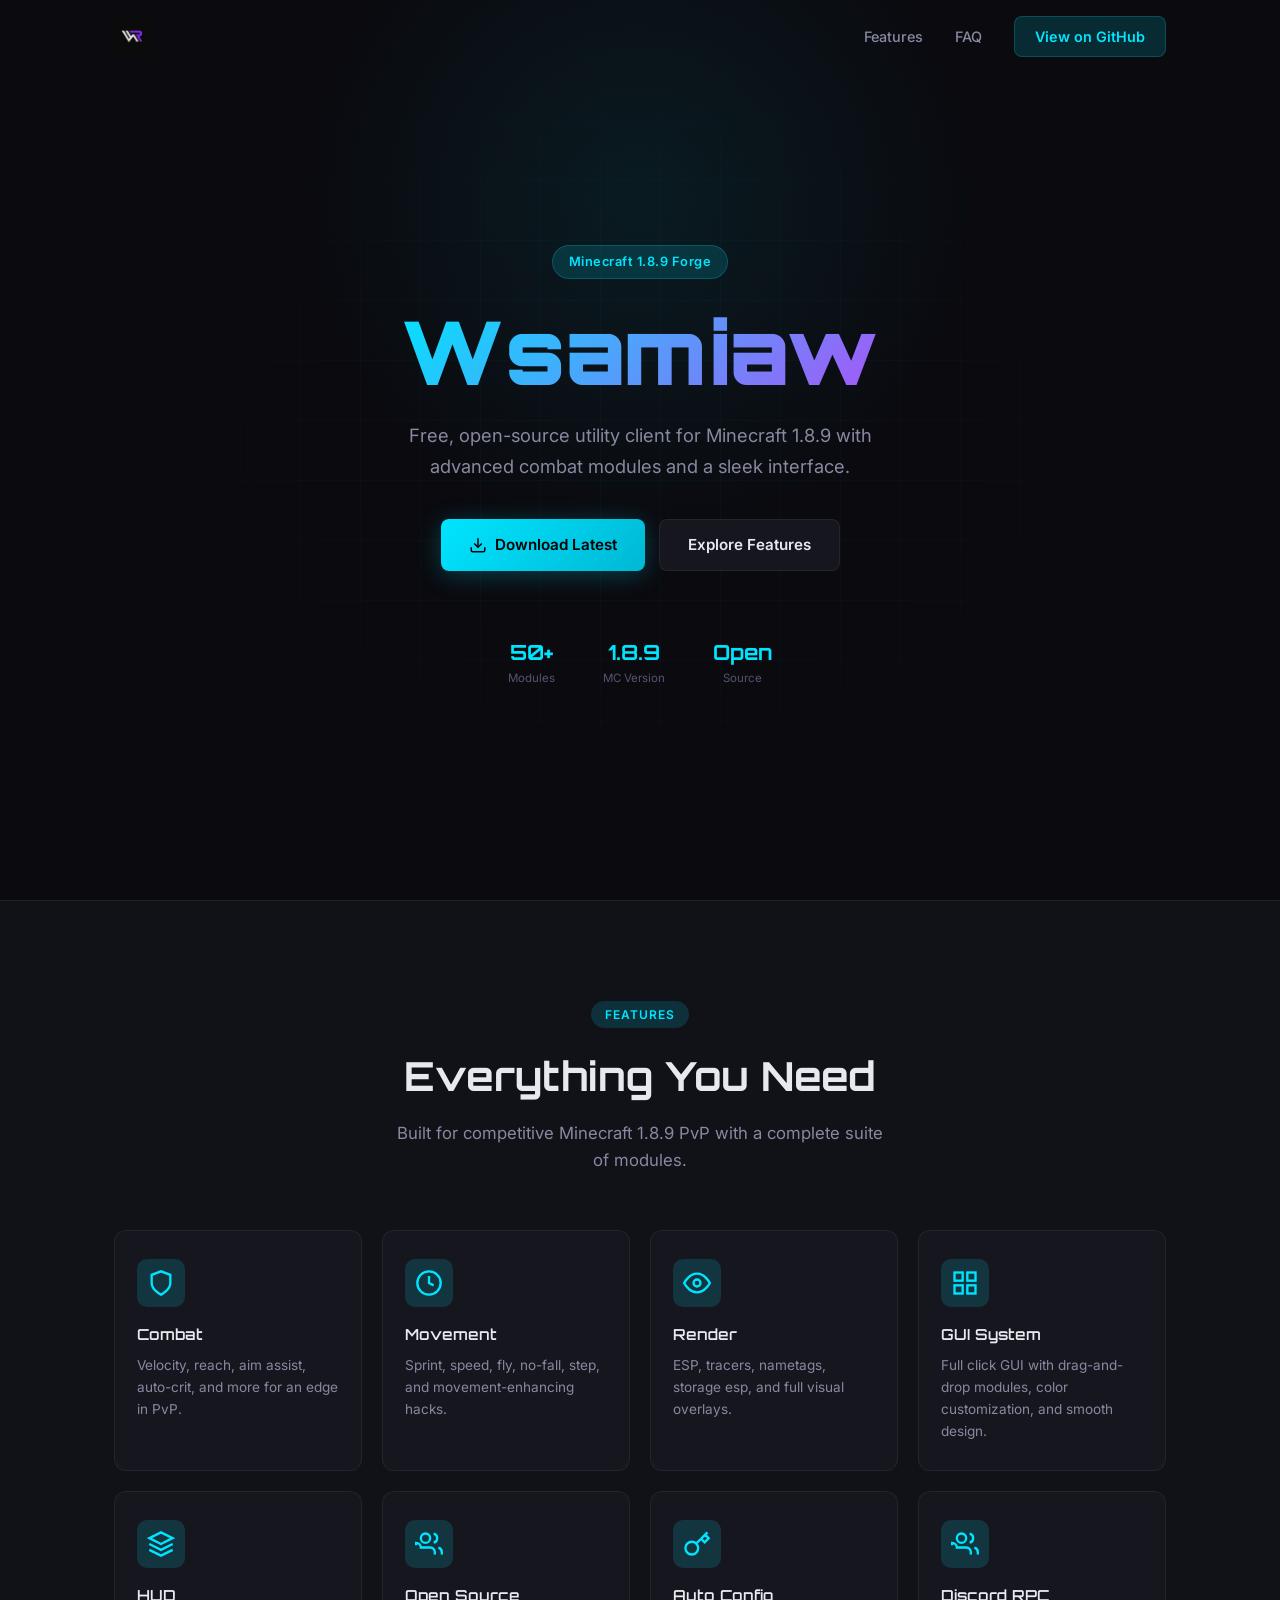
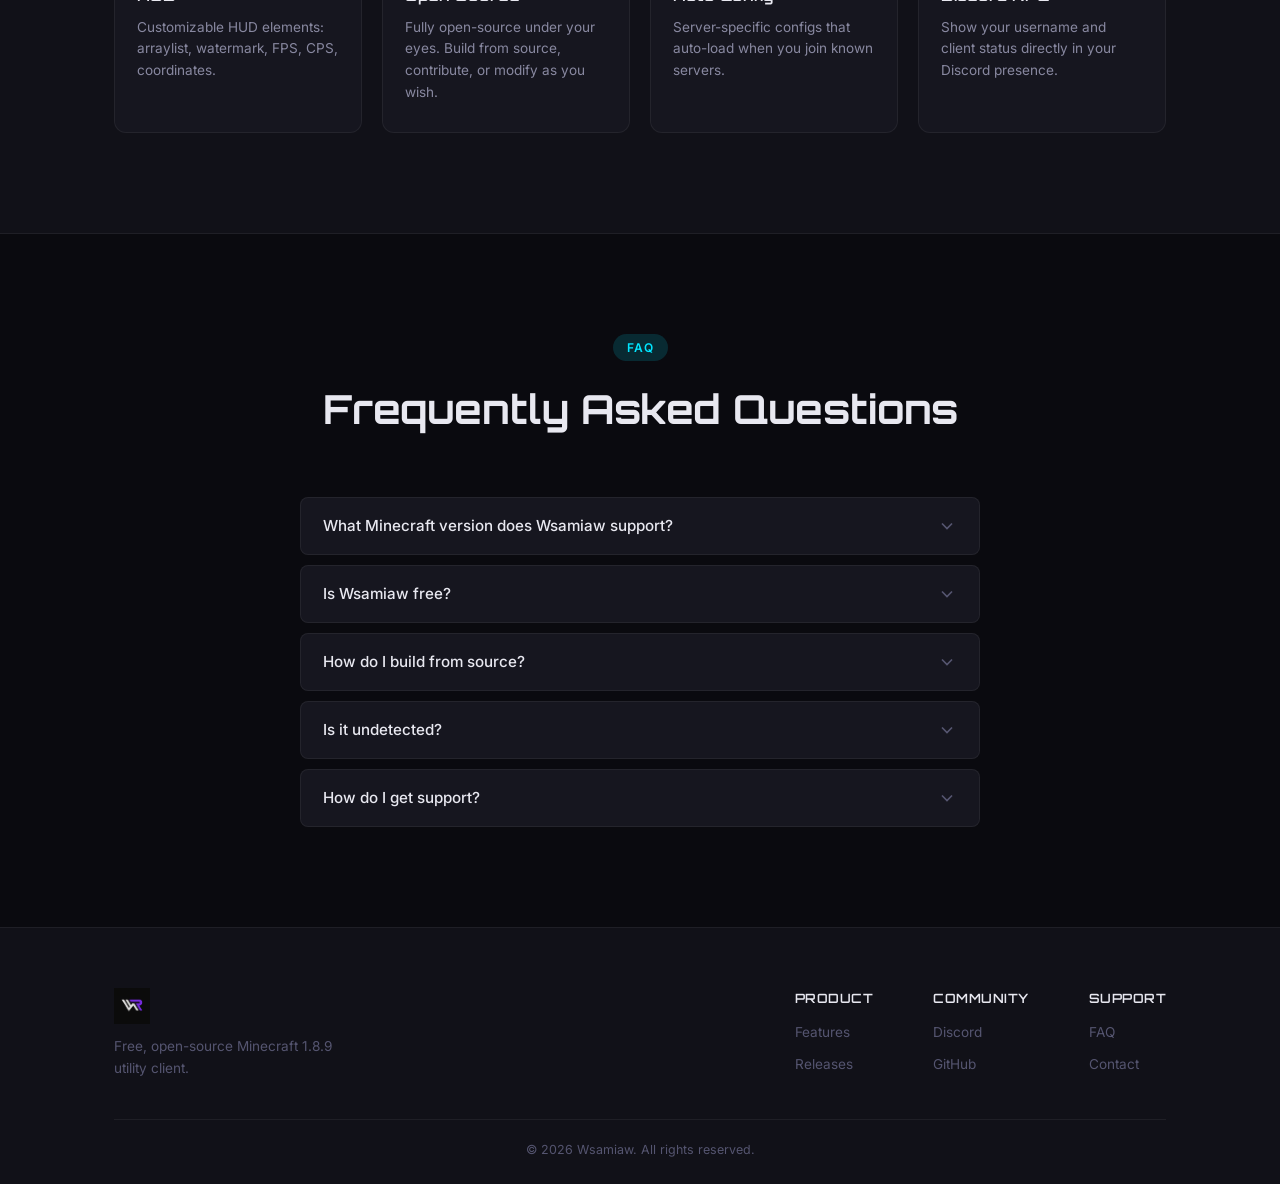
<file: index.html>
<!DOCTYPE html>
<html lang="en">
<head>
    <meta charset="UTF-8">
    <meta name="viewport" content="width=device-width, initial-scale=1.0">
    <title>Wsamiaw - Minecraft 1.8.9 Utility Client</title>
    <meta name="description" content="Free, open-source Minecraft 1.8.9 utility client with advanced modules and a sleek HUD.">
    <meta property="og:title" content="Wsamiaw - Minecraft 1.8.9 Utility Client">
    <meta property="og:description" content="Free, open-source utility client for Minecraft 1.8.9. Advanced modules, sleek design.">
    <meta property="og:type" content="website">
    <meta name="theme-color" content="#00e5ff">
    <link rel="icon" href="data:image/svg+xml,<svg xmlns='http://www.w3.org/2000/svg' viewBox='0 0 100 100'><text y='.9em' font-size='90'>⚡</text></svg>">
    <link rel="preconnect" href="https://fonts.googleapis.com">
    <link rel="preconnect" href="https://fonts.gstatic.com" crossorigin>
    <link href="https://fonts.googleapis.com/css2?family=Orbitron:wght@400;500;600;700;800;900&family=Inter:wght@300;400;500;600;700&display=swap" rel="stylesheet">
    <link rel="stylesheet" href="https://cdn.jsdelivr.net/npm/aos@2.3.4/dist/aos.css">
    <link rel="stylesheet" href="style.css">
</head>
<body>

<nav class="navbar" id="navbar">
    <div class="nav-container">
        <a href="#" class="nav-logo">
            <img src="logo.png" alt="Wsamiaw" class="nav-logo-img">
        </a>
        <div class="nav-links" id="navLinks">
            <a href="#features">Features</a>
            <a href="#faq">FAQ</a>
            <a href="https://github.com/Denizwsa/wsamiaw" target="_blank" rel="noopener" class="nav-cta">View on GitHub</a>
        </div>
        <button class="nav-toggle" id="navToggle" aria-label="Toggle menu">
            <span></span><span></span><span></span>
        </button>
    </div>
</nav>

<section class="hero" id="hero">
    <div class="hero-bg">
        <div class="hero-grid"></div>
        <div class="hero-glow"></div>
    </div>
    <div class="hero-content" data-aos="fade-up" data-aos-duration="800">
        <div class="hero-badge">Minecraft 1.8.9 Forge</div>
        <h1 class="hero-title">
            <span class="gradient-text">Wsamiaw</span>
        </h1>
        <p class="hero-subtitle">Free, open-source utility client for Minecraft 1.8.9 with advanced combat modules and a sleek interface.</p>
        <div class="hero-buttons">
            <a href="https://github.com/Denizwsa/wsamiaw/releases" target="_blank" rel="noopener" class="btn btn-primary">
                <svg width="18" height="18" viewBox="0 0 24 24" fill="none" stroke="currentColor" stroke-width="2"><path d="M21 15v4a2 2 0 01-2 2H5a2 2 0 01-2-2v-4"/><polyline points="7 10 12 15 17 10"/><line x1="12" y1="15" x2="12" y2="3"/></svg>
                Download Latest
            </a>
            <a href="#features" class="btn btn-secondary">Explore Features</a>
        </div>
        <div class="hero-stats">
            <div class="stat" data-aos="fade-up" data-aos-delay="200">
                <span class="stat-number">50+</span>
                <span class="stat-label">Modules</span>
            </div>
            <div class="stat" data-aos="fade-up" data-aos-delay="300">
                <span class="stat-number">1.8.9</span>
                <span class="stat-label">MC Version</span>
            </div>
            <div class="stat" data-aos="fade-up" data-aos-delay="400">
                <span class="stat-number">Open</span>
                <span class="stat-label">Source</span>
            </div>
        </div>
    </div>

</section>

<section class="features" id="features">
    <div class="container">
        <div class="section-header" data-aos="fade-up">
            <span class="section-tag">Features</span>
            <h2 class="section-title">Everything You Need</h2>
            <p class="section-desc">Built for competitive Minecraft 1.8.9 PvP with a complete suite of modules.</p>
        </div>
        <div class="features-grid">
            <div class="feature-card" data-aos="fade-up" data-aos-delay="0">
                <div class="feature-icon">
                    <svg width="28" height="28" viewBox="0 0 24 24" fill="none" stroke="currentColor" stroke-width="2"><path d="M12 22s8-4 8-10V5l-8-3-8 3v7c0 6 8 10 8 10z"/></svg>
                </div>
                <h3>Combat</h3>
                <p>Velocity, reach, aim assist, auto-crit, and more for an edge in PvP.</p>
            </div>
            <div class="feature-card" data-aos="fade-up" data-aos-delay="100">
                <div class="feature-icon">
                    <svg width="28" height="28" viewBox="0 0 24 24" fill="none" stroke="currentColor" stroke-width="2"><circle cx="12" cy="12" r="10"/><path d="M12 6v6l4 2"/></svg>
                </div>
                <h3>Movement</h3>
                <p>Sprint, speed, fly, no-fall, step, and movement-enhancing hacks.</p>
            </div>
            <div class="feature-card" data-aos="fade-up" data-aos-delay="200">
                <div class="feature-icon">
                    <svg width="28" height="28" viewBox="0 0 24 24" fill="none" stroke="currentColor" stroke-width="2"><path d="M1 12s4-8 11-8 11 8 11 8-4 8-11 8-11-8-11-8z"/><circle cx="12" cy="12" r="3"/></svg>
                </div>
                <h3>Render</h3>
                <p>ESP, tracers, nametags, storage esp, and full visual overlays.</p>
            </div>
            <div class="feature-card" data-aos="fade-up" data-aos-delay="300">
                <div class="feature-icon">
                    <svg width="28" height="28" viewBox="0 0 24 24" fill="none" stroke="currentColor" stroke-width="2"><rect x="3" y="3" width="7" height="7"/><rect x="14" y="3" width="7" height="7"/><rect x="14" y="14" width="7" height="7"/><rect x="3" y="14" width="7" height="7"/></svg>
                </div>
                <h3>GUI System</h3>
                <p>Full click GUI with drag-and-drop modules, color customization, and smooth design.</p>
            </div>
            <div class="feature-card" data-aos="fade-up" data-aos-delay="100">
                <div class="feature-icon">
                    <svg width="28" height="28" viewBox="0 0 24 24" fill="none" stroke="currentColor" stroke-width="2"><path d="M12 2L2 7l10 5 10-5-10-5z"/><path d="M2 17l10 5 10-5"/><path d="M2 12l10 5 10-5"/></svg>
                </div>
                <h3>HUD</h3>
                <p>Customizable HUD elements: arraylist, watermark, FPS, CPS, coordinates.</p>
            </div>
            <div class="feature-card" data-aos="fade-up" data-aos-delay="200">
                <div class="feature-icon">
                    <svg width="28" height="28" viewBox="0 0 24 24" fill="none" stroke="currentColor" stroke-width="2"><path d="M17 21v-2a4 4 0 00-4-4H5a4 4 0 00-4-4v2"/><circle cx="9" cy="7" r="4"/><path d="M23 21v-2a4 4 0 00-3-3.87"/><path d="M16 3.13a4 4 0 010 7.75"/></svg>
                </div>
                <h3>Open Source</h3>
                <p>Fully open-source under your eyes. Build from source, contribute, or modify as you wish.</p>
            </div>
            <div class="feature-card" data-aos="fade-up" data-aos-delay="300">
                <div class="feature-icon">
                    <svg width="28" height="28" viewBox="0 0 24 24" fill="none" stroke="currentColor" stroke-width="2"><path d="M21 2l-2 2m-7.61 7.61a5.5 5.5 0 11-7.778 7.778 5.5 5.5 0 017.777-7.777zm0 0L15.5 7.5m0 0l3 3L22 7l-3-3m-3.5 3.5L19 4"/></svg>
                </div>
                <h3>Auto Config</h3>
                <p>Server-specific configs that auto-load when you join known servers.</p>
            </div>
            <div class="feature-card" data-aos="fade-up" data-aos-delay="400">
                <div class="feature-icon">
                    <svg width="28" height="28" viewBox="0 0 24 24" fill="none" stroke="currentColor" stroke-width="2"><path d="M17 21v-2a4 4 0 00-4-4H5a4 4 0 00-4-4v2"/><circle cx="9" cy="7" r="4"/><path d="M23 21v-2a4 4 0 00-3-3.87"/><path d="M16 3.13a4 4 0 010 7.75"/></svg>
                </div>
                <h3>Discord RPC</h3>
                <p>Show your username and client status directly in your Discord presence.</p>
            </div>
        </div>
    </div>
</section>


<section class="faq" id="faq">
    <div class="container">
        <div class="section-header" data-aos="fade-up">
            <span class="section-tag">FAQ</span>
            <h2 class="section-title">Frequently Asked Questions</h2>
        </div>
        <div class="faq-list" data-aos="fade-up" data-aos-delay="100">
            <div class="faq-item">
                <button class="faq-question">
                    <span>What Minecraft version does Wsamiaw support?</span>
                    <svg class="faq-chevron" width="20" height="20" viewBox="0 0 24 24" fill="none" stroke="currentColor" stroke-width="2"><polyline points="6 9 12 15 18 9"/></svg>
                </button>
                <div class="faq-answer">
                    <p>Wsamiaw is built for Minecraft 1.8.9 with Forge. It includes a ViaVersion integration that lets you spoof your protocol version to connect to servers running different versions (requires server-side ViaVersion support).</p>
                </div>
            </div>
            <div class="faq-item">
                <button class="faq-question">
                    <span>Is Wsamiaw free?</span>
                    <svg class="faq-chevron" width="20" height="20" viewBox="0 0 24 24" fill="none" stroke="currentColor" stroke-width="2"><polyline points="6 9 12 15 18 9"/></svg>
                </button>
                <div class="faq-answer">
                    <p>Yes! Wsamiaw is completely free and open-source. You can download the latest release from GitHub or build it yourself from source.</p>
                </div>
            </div>
            <div class="faq-item">
                <button class="faq-question">
                    <span>How do I build from source?</span>
                    <svg class="faq-chevron" width="20" height="20" viewBox="0 0 24 24" fill="none" stroke="currentColor" stroke-width="2"><polyline points="6 9 12 15 18 9"/></svg>
                </button>
                <div class="faq-answer">
                    <p>Clone the repo, run <code>./gradlew build</code>, and the compiled jar will be in <code>build/libs/</code>. You need JDK 8+ and a Minecraft 1.8.9 Forge workspace.</p>
                </div>
            </div>
            <div class="faq-item">
                <button class="faq-question">
                    <span>Is it undetected?</span>
                    <svg class="faq-chevron" width="20" height="20" viewBox="0 0 24 24" fill="none" stroke="currentColor" stroke-width="2"><polyline points="6 9 12 15 18 9"/></svg>
                </button>
                <div class="faq-answer">
                    <p>Wsamiaw supports ghost, semi-ghost, and blatant usage. Use at your own risk on servers with active anti-cheat systems. We are not responsible for any bans.</p>
                </div>
            </div>
            <div class="faq-item">
                <button class="faq-question">
                    <span>How do I get support?</span>
                    <svg class="faq-chevron" width="20" height="20" viewBox="0 0 24 24" fill="none" stroke="currentColor" stroke-width="2"><polyline points="6 9 12 15 18 9"/></svg>
                </button>
                <div class="faq-answer">
                    <p>Join our Discord server for instant support, updates, and community discussions. Link is in the footer below.</p>
                </div>
            </div>
        </div>
    </div>
</section>

<footer class="footer">
    <div class="container">
        <div class="footer-content">
            <div class="footer-brand">
                <a href="#" class="nav-logo">
                    <img src="logo.png" alt="Wsamiaw" class="nav-logo-img">
                </a>
                <p>Free, open-source Minecraft 1.8.9 utility client.</p>
            </div>
            <div class="footer-links">
                <div class="footer-col">
                    <h4>Product</h4>
                    <a href="#features">Features</a>
                    <a href="https://github.com/Denizwsa/wsamiaw/releases" target="_blank" rel="noopener">Releases</a>
                </div>
                <div class="footer-col">
                    <h4>Community</h4>
                    <a href="https://discord.gg/PrjvszrWFF" target="_blank" rel="noopener">Discord</a>
                    <a href="https://github.com/Denizwsa" target="_blank" rel="noopener">GitHub</a>
                </div>
                <div class="footer-col">
                    <h4>Support</h4>
                    <a href="#faq">FAQ</a>
                    <a href="https://discord.gg/PrjvszrWFF" target="_blank" rel="noopener">Contact</a>
                </div>
            </div>
        </div>
        <div class="footer-bottom">
            <p>&copy; 2026 Wsamiaw. All rights reserved.</p>
        </div>
    </div>
</footer>

<script src="https://cdn.jsdelivr.net/npm/aos@2.3.4/dist/aos.js"></script>
<script src="script.js"></script>
</body>
</html>
</file>
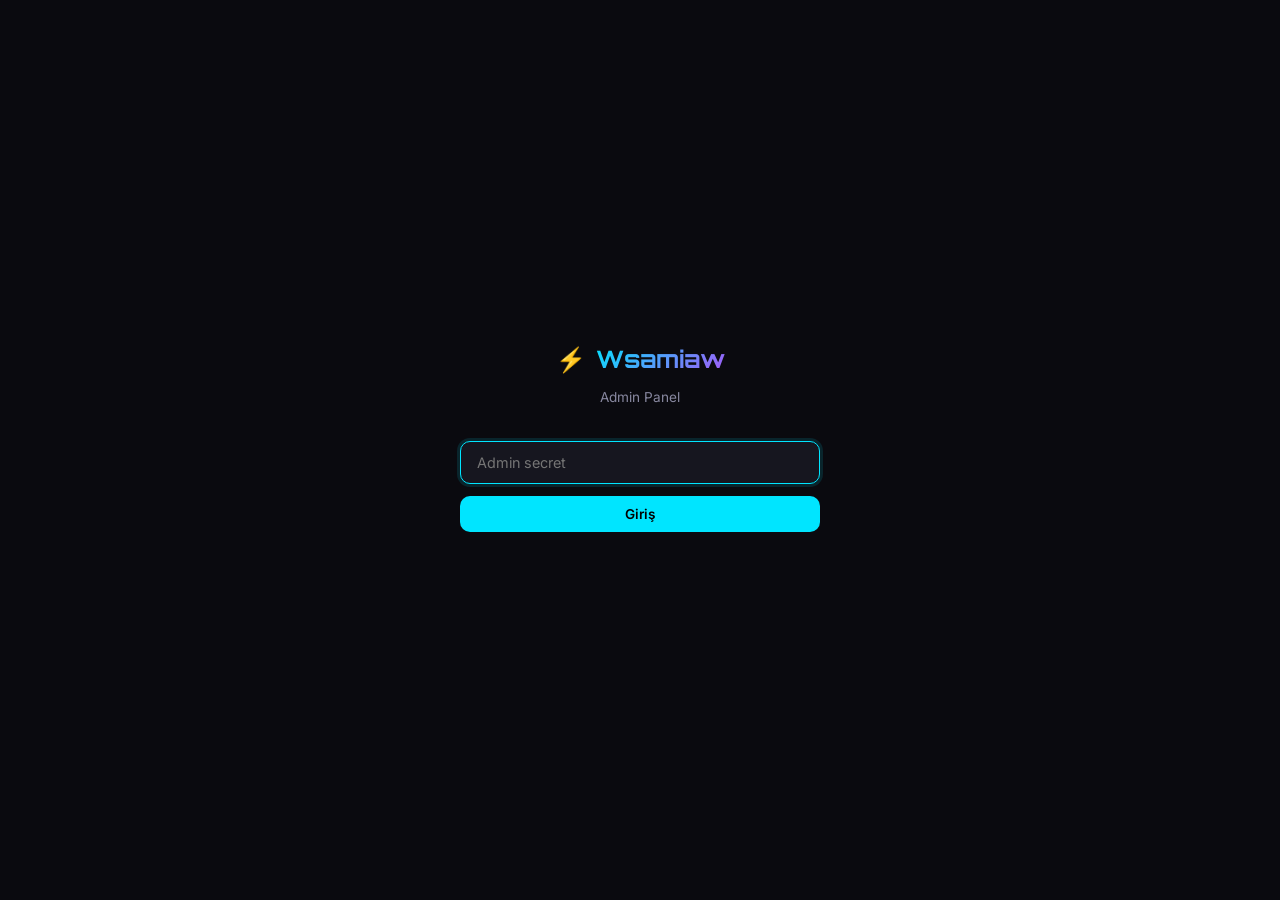
<file: admin/index.html>
<!--
  SECURITY NOTE:
  This admin panel is fully client-side and publicly visible.
  Real security comes from:
  1. Backend Authorization header validation (ADMIN_SECRET)
  2. Rate limiting on backend (5 req/min per IP)
  3. Password stored in sessionStorage (not localStorage)
  Anyone reading this code cannot bypass auth without the secret.
-->
<!DOCTYPE html>
<html lang="en">
<head>
    <meta charset="UTF-8">
    <meta name="viewport" content="width=device-width, initial-scale=1.0">
    <title>Wsamiaw Admin</title>
    <meta name="robots" content="noindex, nofollow">
    <link rel="icon" href="data:image/svg+xml,<svg xmlns='http://www.w3.org/2000/svg' viewBox='0 0 100 100'><text y='.9em' font-size='90'>⚡</text></svg>">
    <link rel="preconnect" href="https://fonts.googleapis.com">
    <link rel="preconnect" href="https://fonts.gstatic.com" crossorigin>
    <link href="https://fonts.googleapis.com/css2?family=Orbitron:wght@400;600;700&family=Inter:wght@300;400;500;600;700&display=swap" rel="stylesheet">
    <link rel="stylesheet" href="style.css">
</head>
<body>

<div class="login-screen" id="loginScreen">
    <div class="login-box">
        <div class="login-logo">
            <span class="logo-icon">&#9889;</span>
            <span class="logo-text">Wsamiaw</span>
        </div>
        <p class="login-sub">Admin Panel</p>
        <form id="loginForm">
            <input type="password" id="passwordInput" placeholder="Admin secret" autocomplete="off" autofocus>
            <button type="submit" class="btn btn-primary" id="loginBtn">Giriş</button>
        </form>
        <p class="login-error" id="loginError"></p>
    </div>
</div>

<div class="panel" id="panel" style="display:none;">
    <header class="panel-header">
        <div class="panel-header-left">
            <span class="logo-icon">&#9889;</span>
            <span class="logo-text">Wsamiaw</span>
            <span class="panel-badge">Admin</span>
        </div>
        <button class="btn btn-ghost" id="logoutBtn">Logout</button>
    </header>

    <main class="panel-main">
        <section class="card">
            <h2>Generate Key</h2>
            <form id="generateForm" class="gen-form">
                <div class="form-row">
                    <div class="form-group">
                        <label>Duration</label>
                        <input type="text" id="genDuration" placeholder="lifetime (e.g. 30d, 1w)">
                    </div>
                    <div class="form-group">
                        <label>Max Resets</label>
                        <input type="number" id="genResets" placeholder="3" value="3" min="0" max="99">
                    </div>
                    <button type="submit" class="btn btn-primary gen-btn">Generate</button>
                </div>
            </form>
            <div class="generated-key" id="generatedKey" style="display:none;">
                <span id="genKeyText"></span>
                <button class="btn btn-sm btn-copy" id="copyKeyBtn">Copy</button>
            </div>
        </section>

        <section class="card">
            <h2>Bind HWID & Username</h2>
            <form id="bindForm" class="gen-form">
                <div class="form-row">
                    <div class="form-group">
                        <label>Key</label>
                        <input type="text" id="bindKey" placeholder="Paste key here">
                    </div>
                    <div class="form-group">
                        <label>Username</label>
                        <input type="text" id="bindUsername" placeholder="Username">
                    </div>
                    <div class="form-group">
                        <label>HWID</label>
                        <input type="text" id="bindHwid" placeholder="Paste HWID here">
                    </div>
                    <button type="submit" class="btn btn-primary gen-btn">Bind</button>
                </div>
            </form>
            <p class="bind-msg" id="bindMsg"></p>
        </section>

        <section class="card">
            <div class="card-header">
                <h2>Key List</h2>
                <button class="btn btn-sm btn-secondary" id="refreshBtn">Refresh</button>
            </div>
            <div class="table-wrap">
                <table>
                    <thead>
                        <tr>
                            <th>Key</th>
                            <th>Username</th>
                            <th>HWID</th>
                            <th>Expires</th>
                            <th>Resets</th>
                            <th>Actions</th>
                        </tr>
                    </thead>
                    <tbody id="keyTableBody">
                        <tr><td colspan="6" class="empty">Loading...</td></tr>
                    </tbody>
                </table>
            </div>
        </section>
    </main>
</div>

<script src="script.js"></script>
</body>
</html>
</file>
<file: style.css>
*, *::before, *::after {
    margin: 0;
    padding: 0;
    box-sizing: border-box;
}

:root {
    --bg-primary: #0a0a0f;
    --bg-secondary: #111118;
    --bg-card: #16161f;
    --bg-card-hover: #1c1c28;
    --accent: #00e5ff;
    --accent-dim: rgba(0, 229, 255, 0.15);
    --accent-glow: rgba(0, 229, 255, 0.4);
    --purple: #a855f7;
    --purple-dim: rgba(168, 85, 247, 0.15);
    --text-primary: #e8e8f0;
    --text-secondary: #8888a0;
    --text-dim: #555570;
    --border: rgba(255, 255, 255, 0.06);
    --radius: 12px;
    --radius-sm: 8px;
    --transition: 0.3s cubic-bezier(0.4, 0, 0.2, 1);
}

html {
    scroll-behavior: smooth;
    background: var(--bg-primary);
}

body {
    font-family: 'Inter', -apple-system, BlinkMacSystemFont, sans-serif;
    background: var(--bg-primary);
    color: var(--text-primary);
    line-height: 1.6;
    overflow-x: hidden;
    -webkit-font-smoothing: antialiased;
}

.container {
    max-width: 1100px;
    margin: 0 auto;
    padding: 0 24px;
}

a {
    text-decoration: none;
    color: inherit;
}

/* NAVBAR */
.navbar {
    position: fixed;
    top: 0;
    left: 0;
    right: 0;
    z-index: 1000;
    padding: 16px 0;
    transition: var(--transition);
    background: transparent;
}

.navbar.scrolled {
    background: rgba(10, 10, 15, 0.85);
    backdrop-filter: blur(20px);
    border-bottom: 1px solid var(--border);
    padding: 10px 0;
}

.nav-container {
    max-width: 1100px;
    margin: 0 auto;
    padding: 0 24px;
    display: flex;
    align-items: center;
    justify-content: space-between;
}

.nav-logo {
    display: flex;
    align-items: center;
    gap: 10px;
    font-family: 'Orbitron', sans-serif;
    font-weight: 700;
    font-size: 1.2rem;
}

.nav-logo-img {
    height: 36px;
    width: auto;
}



.nav-links {
    display: flex;
    align-items: center;
    gap: 32px;
}

.nav-links a {
    font-size: 0.9rem;
    font-weight: 500;
    color: var(--text-secondary);
    transition: var(--transition);
}

.nav-links a:hover {
    color: var(--text-primary);
}

.nav-cta {
    background: var(--accent-dim);
    color: var(--accent) !important;
    padding: 8px 20px;
    border-radius: 8px;
    border: 1px solid rgba(0, 229, 255, 0.2);
    font-weight: 600 !important;
    transition: var(--transition);
}

.nav-cta:hover {
    background: rgba(0, 229, 255, 0.25) !important;
    box-shadow: 0 0 20px rgba(0, 229, 255, 0.15);
}

.nav-toggle {
    display: none;
    flex-direction: column;
    gap: 5px;
    background: none;
    border: none;
    cursor: pointer;
    padding: 4px;
}

.nav-toggle span {
    width: 24px;
    height: 2px;
    background: var(--text-primary);
    border-radius: 2px;
    transition: var(--transition);
}

/* HERO */
.hero {
    min-height: 100vh;
    display: flex;
    align-items: center;
    justify-content: center;
    position: relative;
    overflow: hidden;
    padding: 120px 24px 80px;
}

.hero-bg {
    position: absolute;
    inset: 0;
    overflow: hidden;
    z-index: 0;
}

.hero-grid {
    position: absolute;
    inset: 0;
    background-image:
        linear-gradient(rgba(0, 229, 255, 0.03) 1px, transparent 1px),
        linear-gradient(90deg, rgba(0, 229, 255, 0.03) 1px, transparent 1px);
    background-size: 60px 60px;
    mask-image: radial-gradient(ellipse at center, black 30%, transparent 70%);
    -webkit-mask-image: radial-gradient(ellipse at center, black 30%, transparent 70%);
}

.hero-glow {
    position: absolute;
    top: -200px;
    left: 50%;
    transform: translateX(-50%);
    width: 800px;
    height: 800px;
    background: radial-gradient(circle, rgba(0, 229, 255, 0.08) 0%, transparent 60%);
    pointer-events: none;
}

.hero-content {
    text-align: center;
    position: relative;
    z-index: 2;
}

.hero-badge {
    display: inline-block;
    padding: 6px 16px;
    border-radius: 20px;
    background: var(--accent-dim);
    border: 1px solid rgba(0, 229, 255, 0.2);
    color: var(--accent);
    font-size: 0.8rem;
    font-weight: 600;
    letter-spacing: 0.5px;
    margin-bottom: 24px;
}

.hero-title {
    font-family: 'Orbitron', sans-serif;
    font-size: clamp(3rem, 8vw, 5.5rem);
    font-weight: 900;
    line-height: 1.1;
    margin-bottom: 20px;
}

.gradient-text {
    background: linear-gradient(135deg, #00e5ff, #a855f7, #00e5ff);
    background-size: 200% 200%;
    -webkit-background-clip: text;
    -webkit-text-fill-color: transparent;
    background-clip: text;
    animation: gradient-shift 4s ease-in-out infinite;
}

@keyframes gradient-shift {
    0%, 100% { background-position: 0% 50%; }
    50% { background-position: 100% 50%; }
}

.hero-subtitle {
    font-size: 1.15rem;
    color: var(--text-secondary);
    max-width: 520px;
    margin: 0 auto 36px;
    line-height: 1.7;
}

.hero-buttons {
    display: flex;
    gap: 14px;
    justify-content: center;
    flex-wrap: wrap;
    margin-bottom: 60px;
}

.btn {
    display: inline-flex;
    align-items: center;
    gap: 8px;
    padding: 13px 28px;
    border-radius: var(--radius-sm);
    font-weight: 600;
    font-size: 0.95rem;
    cursor: pointer;
    transition: var(--transition);
    border: none;
    font-family: inherit;
}

.btn-primary {
    background: linear-gradient(135deg, var(--accent), #00b8d4);
    color: #000;
    box-shadow: 0 4px 24px rgba(0, 229, 255, 0.25);
}

.btn-primary:hover {
    transform: translateY(-2px);
    box-shadow: 0 8px 32px rgba(0, 229, 255, 0.35);
}

.btn-secondary {
    background: var(--bg-card);
    color: var(--text-primary);
    border: 1px solid var(--border);
}

.btn-secondary:hover {
    background: var(--bg-card-hover);
    border-color: rgba(255, 255, 255, 0.12);
    transform: translateY(-2px);
}

.btn-full {
    width: 100%;
    justify-content: center;
}

.hero-stats {
    display: flex;
    justify-content: center;
    gap: 48px;
    margin-top: 12px;
}

.stat {
    display: flex;
    flex-direction: column;
    align-items: center;
    gap: 10px;
    min-height: 64px;
    justify-content: center;
}

.stat-number {
    font-family: 'Orbitron', sans-serif;
    font-size: 1.3rem;
    font-weight: 700;
    color: var(--accent);
    white-space: nowrap;
    line-height: 1;
}

.stat-label {
    font-size: 0.72rem;
    color: var(--text-dim);
    white-space: nowrap;
    line-height: 1;
}

.scroll-indicator {
    position: absolute;
    bottom: 32px;
    left: 50%;
    transform: translateX(-50%);
    display: flex;
    flex-direction: column;
    align-items: center;
    gap: 8px;
    color: var(--text-dim);
    font-size: 0.7rem;
    letter-spacing: 2px;
    text-transform: uppercase;
}

.scroll-line {
    width: 1px;
    height: 40px;
    background: linear-gradient(to bottom, var(--accent), transparent);
    animation: scroll-pulse 2s ease-in-out infinite;
}

@keyframes scroll-pulse {
    0%, 100% { opacity: 0.3; transform: scaleY(0.6); }
    50% { opacity: 1; transform: scaleY(1); }
}

/* SECTIONS COMMON */
section {
    padding: 100px 0;
}

.section-header {
    text-align: center;
    margin-bottom: 56px;
}

.section-tag {
    display: inline-block;
    padding: 4px 14px;
    border-radius: 16px;
    background: var(--accent-dim);
    color: var(--accent);
    font-size: 0.75rem;
    font-weight: 600;
    letter-spacing: 1px;
    text-transform: uppercase;
    margin-bottom: 16px;
}

.section-title {
    font-family: 'Orbitron', sans-serif;
    font-size: clamp(1.8rem, 4vw, 2.5rem);
    font-weight: 700;
    margin-bottom: 12px;
}

.section-desc {
    color: var(--text-secondary);
    font-size: 1.05rem;
    max-width: 500px;
    margin: 0 auto;
}

/* FEATURES */
.features {
    background: var(--bg-secondary);
    border-top: 1px solid var(--border);
    border-bottom: 1px solid var(--border);
}

.features-grid {
    display: grid;
    grid-template-columns: repeat(4, 1fr);
    gap: 20px;
}

.feature-card {
    background: var(--bg-card);
    border: 1px solid var(--border);
    border-radius: var(--radius);
    padding: 28px 22px;
    transition: var(--transition);
    position: relative;
    overflow: hidden;
}

.feature-card::before {
    content: '';
    position: absolute;
    top: 0;
    left: 0;
    right: 0;
    height: 2px;
    background: linear-gradient(90deg, transparent, var(--accent), transparent);
    opacity: 0;
    transition: var(--transition);
}

.feature-card:hover {
    transform: translateY(-4px);
    border-color: rgba(0, 229, 255, 0.15);
    box-shadow: 0 8px 32px rgba(0, 0, 0, 0.3);
}

.feature-card:hover::before {
    opacity: 1;
}

.feature-icon {
    width: 48px;
    height: 48px;
    border-radius: 10px;
    background: var(--accent-dim);
    display: flex;
    align-items: center;
    justify-content: center;
    margin-bottom: 16px;
    color: var(--accent);
}

.feature-card h3 {
    font-family: 'Orbitron', sans-serif;
    font-size: 0.95rem;
    font-weight: 600;
    margin-bottom: 8px;
}

.feature-card p {
    font-size: 0.85rem;
    color: var(--text-secondary);
    line-height: 1.6;
}

/* FAQ */
.faq {
    background: var(--bg-primary);
}

.faq-list {
    max-width: 680px;
    margin: 0 auto;
    display: flex;
    flex-direction: column;
    gap: 10px;
}

.faq-item {
    background: var(--bg-card);
    border: 1px solid var(--border);
    border-radius: var(--radius-sm);
    overflow: hidden;
    transition: var(--transition);
}

.faq-item.active {
    border-color: rgba(0, 229, 255, 0.2);
}

.faq-question {
    width: 100%;
    display: flex;
    align-items: center;
    justify-content: space-between;
    padding: 18px 22px;
    background: none;
    border: none;
    color: var(--text-primary);
    font-size: 0.95rem;
    font-weight: 500;
    cursor: pointer;
    text-align: left;
    font-family: inherit;
    gap: 12px;
}

.faq-question:hover {
    color: var(--accent);
}

.faq-chevron {
    flex-shrink: 0;
    transition: var(--transition);
    color: var(--text-dim);
}

.faq-item.active .faq-chevron {
    transform: rotate(180deg);
    color: var(--accent);
}

.faq-answer {
    max-height: 0;
    overflow: hidden;
    transition: max-height 0.35s cubic-bezier(0.4, 0, 0.2, 1), padding 0.35s;
}

.faq-item.active .faq-answer {
    max-height: 300px;
}

.faq-answer p {
    padding: 0 22px 18px;
    font-size: 0.88rem;
    color: var(--text-secondary);
    line-height: 1.7;
}

/* FOOTER */
.footer {
    background: var(--bg-secondary);
    border-top: 1px solid var(--border);
    padding: 60px 0 24px;
}

.footer-content {
    display: flex;
    justify-content: space-between;
    gap: 40px;
    margin-bottom: 40px;
}

.footer-brand p {
    color: var(--text-dim);
    font-size: 0.85rem;
    margin-top: 12px;
    max-width: 240px;
}

.footer-links {
    display: flex;
    gap: 60px;
}

.footer-col {
    display: flex;
    flex-direction: column;
    gap: 10px;
}

.footer-col h4 {
    font-family: 'Orbitron', sans-serif;
    font-size: 0.8rem;
    font-weight: 600;
    color: var(--text-primary);
    margin-bottom: 4px;
    text-transform: uppercase;
    letter-spacing: 0.5px;
}

.footer-col a {
    font-size: 0.85rem;
    color: var(--text-dim);
    transition: var(--transition);
}

.footer-col a:hover {
    color: var(--accent);
}

.footer-bottom {
    border-top: 1px solid var(--border);
    padding-top: 20px;
    text-align: center;
}

.footer-bottom p {
    font-size: 0.78rem;
    color: var(--text-dim);
}

/* RESPONSIVE */
@media (max-width: 900px) {
    .features-grid {
        grid-template-columns: repeat(2, 1fr);
    }
    .footer-content {
        flex-direction: column;
    }
}

@media (max-width: 768px) {
    .nav-links {
        position: fixed;
        top: 0;
        right: -100%;
        width: 280px;
        height: 100vh;
        background: var(--bg-secondary);
        border-left: 1px solid var(--border);
        flex-direction: column;
        padding: 80px 32px 32px;
        gap: 20px;
        transition: var(--transition);
    }
    .nav-links.open {
        right: 0;
    }
    .nav-toggle {
        display: flex;
    }
    .nav-cta {
        margin-top: 12px;
    }
    .hero-stats {
        gap: 30px;
    }
    .pricing-grid {
        grid-template-columns: 1fr;
        max-width: 380px;
    }
    .gallery-thumbs {
        grid-template-columns: repeat(2, 1fr);
    }
    .footer-links {
        gap: 30px;
        flex-wrap: wrap;
    }
}

@media (max-width: 500px) {
    .features-grid {
        grid-template-columns: 1fr;
    }
    .hero-buttons {
        flex-direction: column;
        align-items: center;
    }
    .hero-stats {
        flex-direction: column;
        gap: 20px;
    }
    .footer-links {
        flex-direction: column;
    }
}
</file>
<file: admin/style.css>
*, *::before, *::after { margin: 0; padding: 0; box-sizing: border-box; }

:root {
    --bg: #0a0a0f;
    --bg-card: #111118;
    --bg-input: #16161f;
    --accent: #00e5ff;
    --accent-dim: rgba(0, 229, 255, 0.12);
    --purple: #a855f7;
    --text: #e8e8f0;
    --text-sec: #8888a0;
    --text-dim: #555570;
    --border: rgba(255,255,255,0.06);
    --red: #ff4444;
    --green: #44ff88;
    --radius: 10px;
    --transition: 0.25s ease;
}

body {
    font-family: 'Inter', sans-serif;
    background: var(--bg);
    color: var(--text);
    line-height: 1.6;
    min-height: 100vh;
}

/* LOGIN */
.login-screen {
    min-height: 100vh;
    display: flex;
    align-items: center;
    justify-content: center;
    padding: 24px;
}

.login-box {
    width: 100%;
    max-width: 360px;
    text-align: center;
}

.login-logo {
    display: flex;
    align-items: center;
    justify-content: center;
    gap: 10px;
    font-family: 'Orbitron', sans-serif;
    font-weight: 700;
    font-size: 1.5rem;
    margin-bottom: 8px;
}

.logo-icon { font-size: 1.5rem; }

.logo-text {
    background: linear-gradient(135deg, var(--accent), var(--purple));
    -webkit-background-clip: text;
    -webkit-text-fill-color: transparent;
    background-clip: text;
}

.login-sub {
    color: var(--text-sec);
    font-size: 0.85rem;
    margin-bottom: 32px;
}

.login-box form {
    display: flex;
    flex-direction: column;
    gap: 12px;
}

.login-box input {
    background: var(--bg-input);
    border: 1px solid var(--border);
    border-radius: var(--radius);
    padding: 12px 16px;
    color: var(--text);
    font-size: 0.9rem;
    font-family: inherit;
    outline: none;
    transition: var(--transition);
}

.login-box input:focus {
    border-color: var(--accent);
    box-shadow: 0 0 0 3px var(--accent-dim);
}

.login-error {
    color: var(--red);
    font-size: 0.82rem;
    margin-top: 8px;
    min-height: 20px;
}

/* BUTTONS */
.btn {
    display: inline-flex;
    align-items: center;
    justify-content: center;
    gap: 6px;
    padding: 10px 20px;
    border-radius: var(--radius);
    font-weight: 600;
    font-size: 0.85rem;
    cursor: pointer;
    border: none;
    font-family: inherit;
    transition: var(--transition);
    white-space: nowrap;
}

.btn-primary {
    background: var(--accent);
    color: #000;
}

.btn-primary:hover { filter: brightness(1.15); }

.btn-secondary {
    background: var(--bg-input);
    color: var(--text);
    border: 1px solid var(--border);
}

.btn-secondary:hover { border-color: rgba(255,255,255,0.12); }

.btn-danger {
    background: rgba(255,68,68,0.12);
    color: var(--red);
    border: 1px solid rgba(255,68,68,0.2);
}

.btn-danger:hover { background: rgba(255,68,68,0.22); }

.btn-warn {
    background: rgba(255,170,0,0.12);
    color: #ffaa00;
    border: 1px solid rgba(255,170,0,0.2);
}

.btn-warn:hover { background: rgba(255,170,0,0.22); }

.btn-ghost {
    background: transparent;
    color: var(--text-sec);
    padding: 8px 14px;
}

.btn-ghost:hover { color: var(--text); }

.btn-sm { padding: 6px 12px; font-size: 0.78rem; }

.btn-copy {
    background: var(--accent-dim);
    color: var(--accent);
    border: 1px solid rgba(0,229,255,0.2);
}

.btn-copy:hover { background: rgba(0,229,255,0.22); }

/* PANEL HEADER */
.panel-header {
    display: flex;
    align-items: center;
    justify-content: space-between;
    padding: 14px 24px;
    border-bottom: 1px solid var(--border);
    background: rgba(10,10,15,0.9);
    backdrop-filter: blur(12px);
    position: sticky;
    top: 0;
    z-index: 100;
}

.panel-header-left {
    display: flex;
    align-items: center;
    gap: 10px;
    font-family: 'Orbitron', sans-serif;
    font-weight: 700;
    font-size: 1rem;
}

.panel-badge {
    font-family: 'Inter', sans-serif;
    font-size: 0.65rem;
    font-weight: 600;
    background: var(--accent-dim);
    color: var(--accent);
    padding: 2px 8px;
    border-radius: 6px;
    letter-spacing: 0.5px;
    text-transform: uppercase;
}

/* PANEL MAIN */
.panel-main {
    max-width: 900px;
    margin: 0 auto;
    padding: 24px;
    display: flex;
    flex-direction: column;
    gap: 20px;
}

.card {
    background: var(--bg-card);
    border: 1px solid var(--border);
    border-radius: var(--radius);
    padding: 24px;
}

.card h2 {
    font-family: 'Orbitron', sans-serif;
    font-size: 0.95rem;
    font-weight: 600;
    margin-bottom: 16px;
}

.card-header {
    display: flex;
    align-items: center;
    justify-content: space-between;
    margin-bottom: 16px;
}

.card-header h2 { margin-bottom: 0; }

/* FORM */
.gen-form .form-row {
    display: flex;
    gap: 12px;
    align-items: flex-end;
    flex-wrap: wrap;
}

.form-group {
    display: flex;
    flex-direction: column;
    gap: 4px;
}

.form-group label {
    font-size: 0.75rem;
    color: var(--text-sec);
    font-weight: 500;
}

.form-group input {
    background: var(--bg-input);
    border: 1px solid var(--border);
    border-radius: var(--radius);
    padding: 10px 14px;
    color: var(--text);
    font-size: 0.85rem;
    font-family: inherit;
    outline: none;
    transition: var(--transition);
    width: 180px;
}

.form-group input:focus {
    border-color: var(--accent);
    box-shadow: 0 0 0 3px var(--accent-dim);
}

.gen-btn { height: 40px; }

.bind-msg {
    margin-top: 10px;
    font-size: 0.82rem;
    min-height: 20px;
}

.bind-msg.success { color: var(--green); }
.bind-msg.error { color: var(--red); }

/* GENERATED KEY */
.generated-key {
    margin-top: 14px;
    padding: 12px 16px;
    background: var(--accent-dim);
    border: 1px solid rgba(0,229,255,0.2);
    border-radius: var(--radius);
    display: flex;
    align-items: center;
    justify-content: space-between;
    gap: 12px;
    word-break: break-all;
}

.generated-key span {
    font-family: 'Orbitron', sans-serif;
    font-size: 0.85rem;
    font-weight: 600;
    color: var(--accent);
    letter-spacing: 1px;
}

/* TABLE */
.table-wrap {
    overflow-x: auto;
}

table {
    width: 100%;
    border-collapse: collapse;
}

th {
    text-align: left;
    font-size: 0.72rem;
    font-weight: 600;
    color: var(--text-dim);
    text-transform: uppercase;
    letter-spacing: 0.5px;
    padding: 8px 10px;
    border-bottom: 1px solid var(--border);
}

td {
    padding: 10px;
    font-size: 0.82rem;
    color: var(--text-sec);
    border-bottom: 1px solid var(--border);
    vertical-align: middle;
}

td.key-cell {
    font-family: 'Orbitron', sans-serif;
    font-size: 0.72rem;
    color: var(--accent);
    letter-spacing: 0.5px;
    max-width: 200px;
    overflow: hidden;
    text-overflow: ellipsis;
    white-space: nowrap;
}

td.empty {
    text-align: center;
    color: var(--text-dim);
    padding: 32px 0;
}

td .hwid-yes { color: var(--green); }
td .hwid-no { color: var(--text-dim); }

.actions {
    display: flex;
    gap: 6px;
}

/* RESPONSIVE */
@media (max-width: 600px) {
    .gen-form .form-row {
        flex-direction: column;
    }
    .form-group input { width: 100%; }
    .panel-main { padding: 16px; }
    th:nth-child(4), td:nth-child(4) { display: none; }
}
</file>
